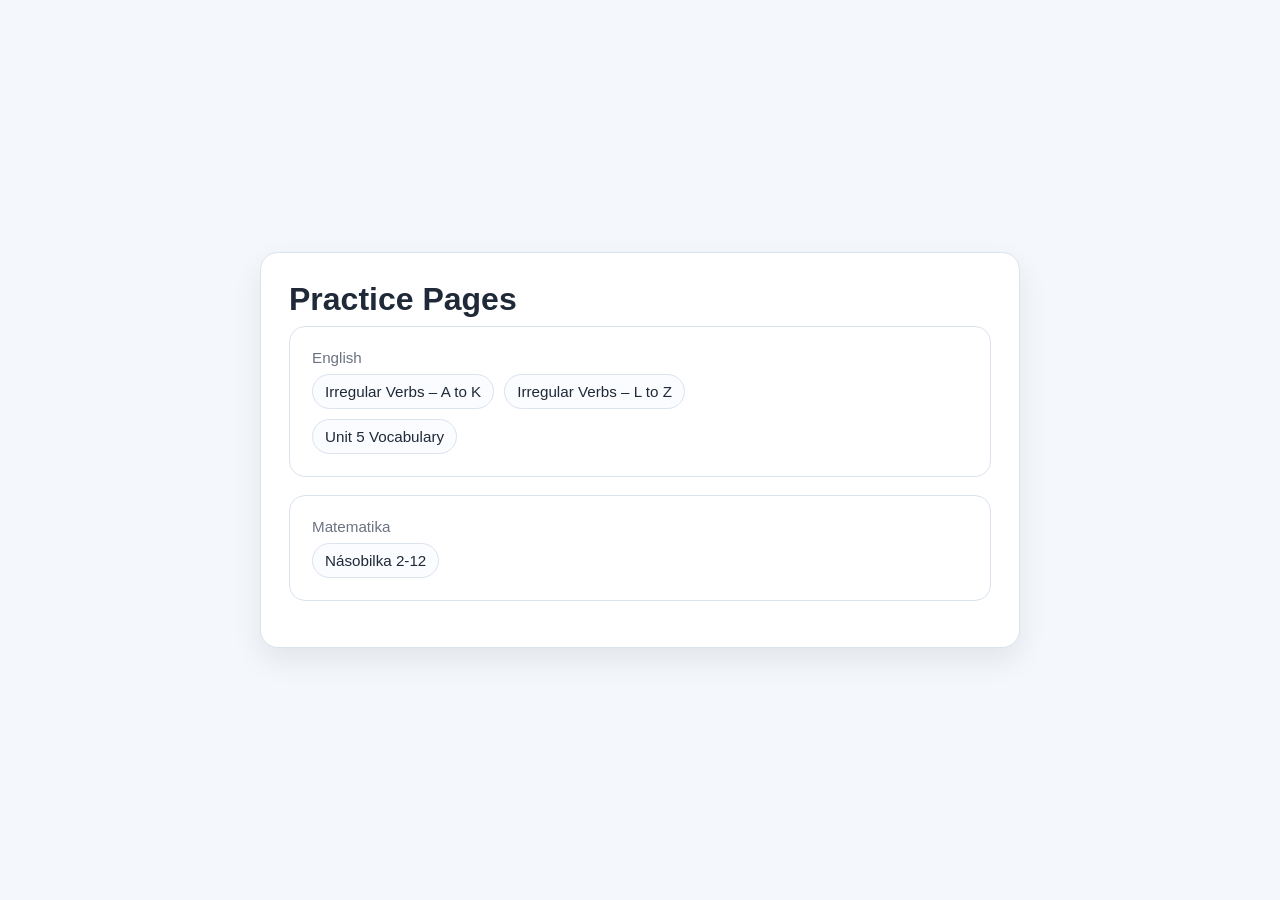
<file: index.html>
<!DOCTYPE html>
<html lang="en">
<head>
  <meta charset="UTF-8" />
  <meta name="viewport" content="width=device-width, initial-scale=1.0" />
  <title>Practice Pages</title>
  <link rel="stylesheet" href="styles.css" />
</head>
<body>
<div class="app">
  <h1>Practice Pages</h1>

  <div class="card">
    <div class="prompt-label">English</div>
    <div class="verbs-list">
      <a class="pill" href="irregular-verbs-1.html">Irregular Verbs – A to K</a>
      <a class="pill" href="irregular-verbs-2.html">Irregular Verbs – L to Z</a>
    </div>
    <div class="verbs-list" style="margin-top: 10px;">
      <a class="pill" href="unit-5-vocabulary.html">Unit 5 Vocabulary</a>
    </div>
  </div>

  <div class="card">
    <div class="prompt-label">Matematika</div>
    <div class="verbs-list">
      <a class="pill" href="times-tables.html">Násobilka 2-12</a>
    </div>
  </div>
</div>
</body>
</html>
</file>
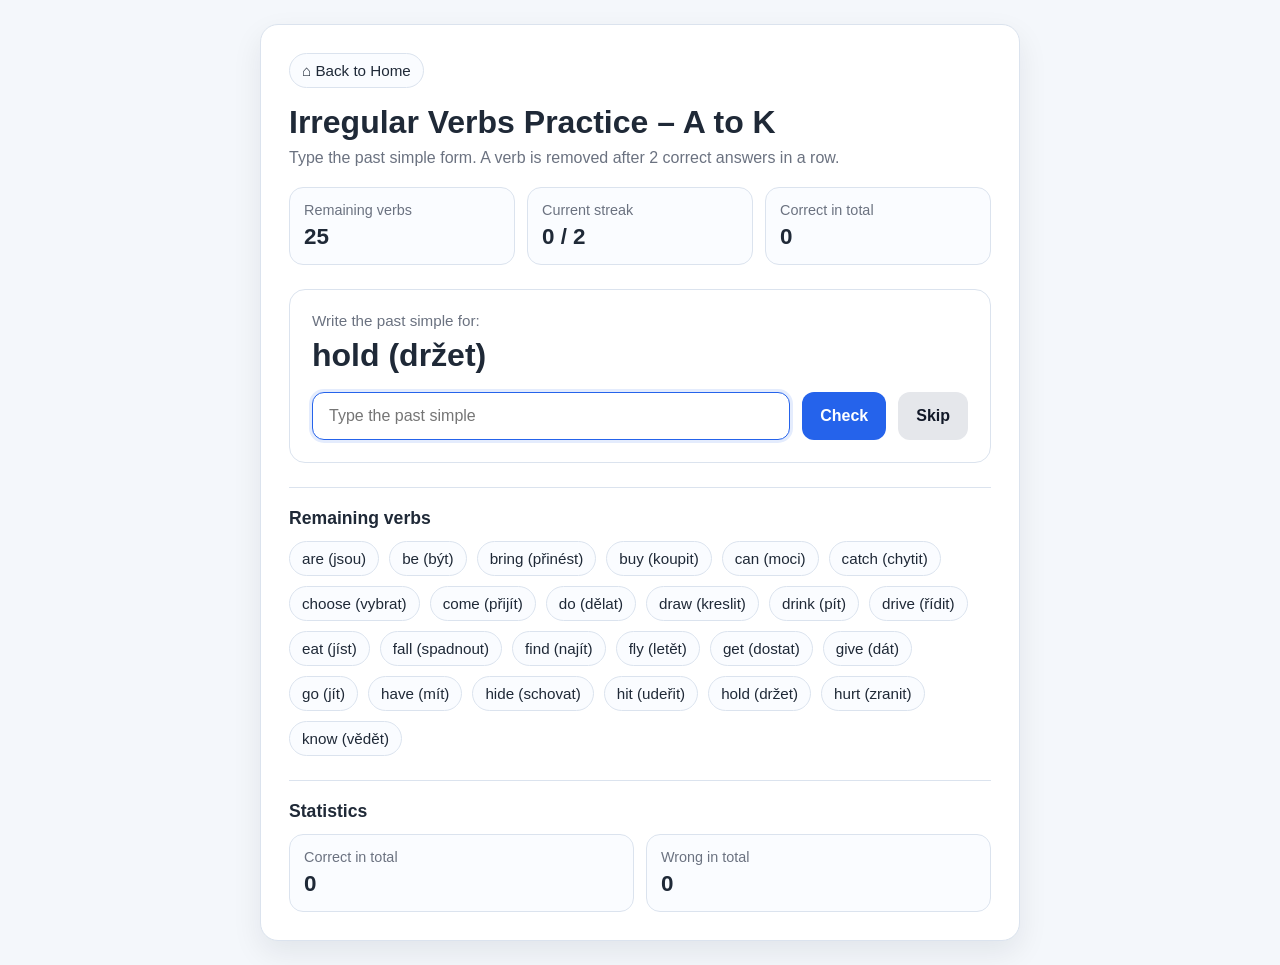
<file: irregular-verbs-1.html>
<!DOCTYPE html>
<html lang="en">
<head>
  <meta charset="UTF-8" />
  <meta name="viewport" content="width=device-width, initial-scale=1.0" />
  <title>Irregular Verbs Practice - 1</title>
  <link rel="stylesheet" href="styles.css" />
</head>
<body>
<div class="app">
  <div class="verbs-list home-nav">
    <a class="pill" href="index.html">&#8962; Back to Home</a>
  </div>
  <h1>Irregular Verbs Practice – A to K</h1>
  <p class="subtitle">Type the past simple form. A verb is removed after 2 correct answers in a row.</p>

  <div class="stats">
    <div class="stat">
      <div class="stat-label">Remaining verbs</div>
      <div class="stat-value" id="remainingCount">0</div>
    </div>
    <div class="stat">
      <div class="stat-label">Current streak</div>
      <div class="stat-value" id="currentStreak">0 / 2</div>
    </div>
    <div class="stat">
      <div class="stat-label">Correct in total</div>
      <div class="stat-value" id="totalCorrect">0</div>
    </div>
  </div>

  <div id="quizArea"></div>

  <div class="verbs-box">
    <h2>Remaining verbs</h2>
    <div class="verbs-list" id="verbsList"></div>
  </div>

  <div class="totals-box">
    <h2>Statistics</h2>
    <div class="stats totals-stats">
      <div class="stat">
        <div class="stat-label">Correct in total</div>
        <div class="stat-value" id="totalCorrectBottom">0</div>
      </div>
      <div class="stat">
        <div class="stat-label">Wrong in total</div>
        <div class="stat-value" id="totalWrong">0</div>
      </div>
    </div>
  </div>
</div>

<script>
  const initialItems = [
    { prompt: "are (jsou)", answer: "were" },
    { prompt: "be (být)", answer: "was" },
    { prompt: "bring (přinést)", answer: "brought" },
    { prompt: "buy (koupit)", answer: "bought" },
    { prompt: "can (moci)", answer: "could" },
    { prompt: "catch (chytit)", answer: "caught" },
    { prompt: "choose (vybrat)", answer: "chose" },
    { prompt: "come (přijít)", answer: "came" },
    { prompt: "do (dělat)", answer: "did" },
    { prompt: "draw (kreslit)", answer: "drew" },
    { prompt: "drink (pít)", answer: "drank" },
    { prompt: "drive (řídit)", answer: "drove" },
    { prompt: "eat (jíst)", answer: "ate" },
    { prompt: "fall (spadnout)", answer: "fell" },
    { prompt: "find (najít)", answer: "found" },
    { prompt: "fly (letět)", answer: "flew" },
    { prompt: "get (dostat)", answer: "got" },
    { prompt: "give (dát)", answer: "gave" },
    { prompt: "go (jít)", answer: "went" },
    { prompt: "have (mít)", answer: "had" },
    { prompt: "hide (schovat)", answer: "hid" },
    { prompt: "hit (udeřit)", answer: "hit" },
    { prompt: "hold (držet)", answer: "held" },
    { prompt: "hurt (zranit)", answer: "hurt" },
    { prompt: "know (vědět)", answer: "knew" },
  ];
</script>
<script src="practice.js"></script>
</body>
</html>
</file>
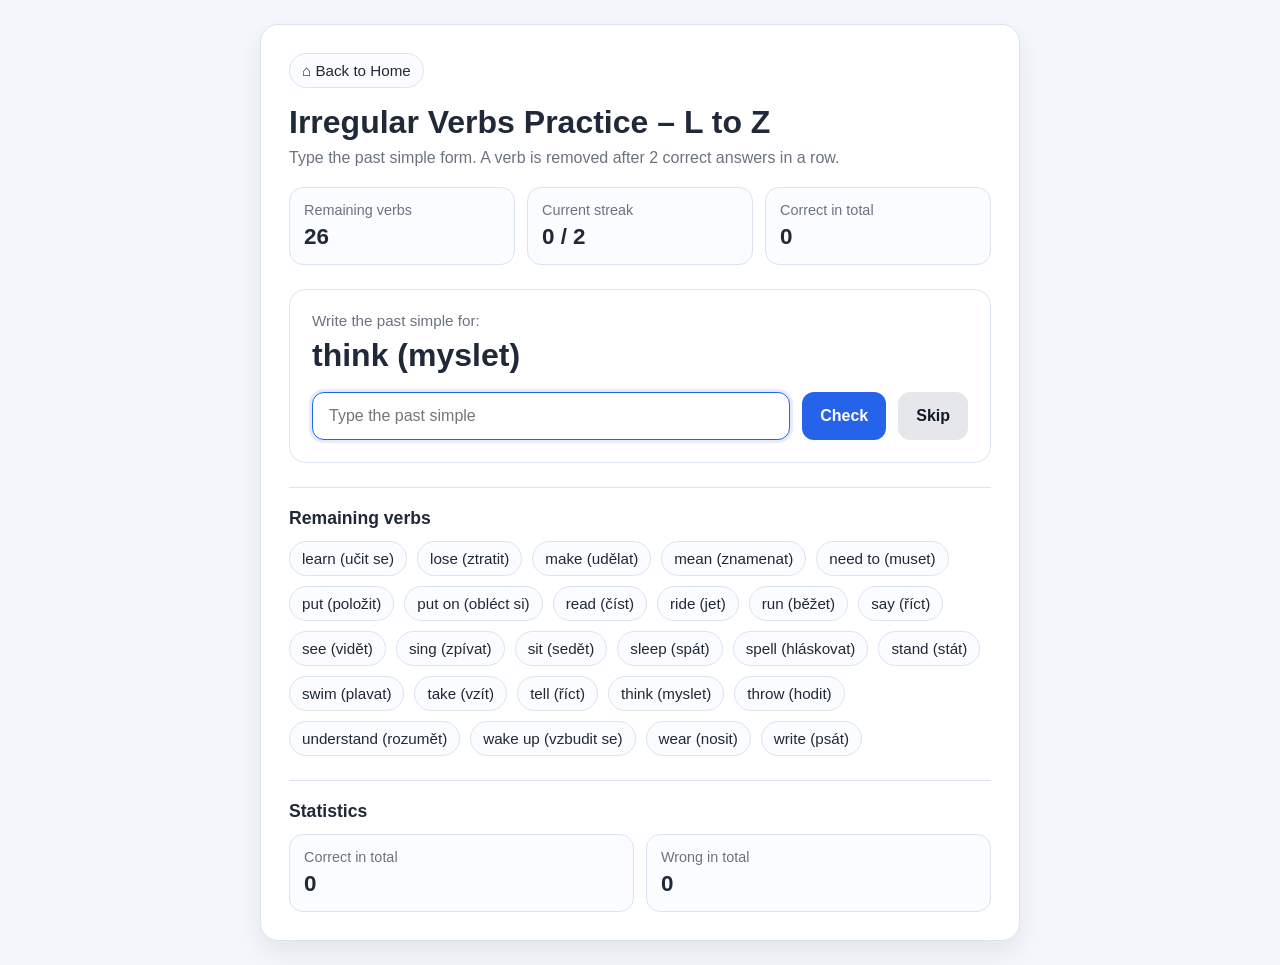
<file: irregular-verbs-2.html>
<!DOCTYPE html>
<html lang="en">
<head>
  <meta charset="UTF-8" />
  <meta name="viewport" content="width=device-width, initial-scale=1.0" />
  <title>Irregular Verbs Practice - 2</title>
  <link rel="stylesheet" href="styles.css" />
</head>
<body>
<div class="app">
  <div class="verbs-list home-nav">
    <a class="pill" href="index.html">&#8962; Back to Home</a>
  </div>
  <h1>Irregular Verbs Practice – L to Z</h1>
  <p class="subtitle">Type the past simple form. A verb is removed after 2 correct answers in a row.</p>

  <div class="stats">
    <div class="stat">
      <div class="stat-label">Remaining verbs</div>
      <div class="stat-value" id="remainingCount">0</div>
    </div>
    <div class="stat">
      <div class="stat-label">Current streak</div>
      <div class="stat-value" id="currentStreak">0 / 2</div>
    </div>
    <div class="stat">
      <div class="stat-label">Correct in total</div>
      <div class="stat-value" id="totalCorrect">0</div>
    </div>
  </div>

  <div id="quizArea"></div>

  <div class="verbs-box">
    <h2>Remaining verbs</h2>
    <div class="verbs-list" id="verbsList"></div>
  </div>

  <div class="totals-box">
    <h2>Statistics</h2>
    <div class="stats totals-stats">
      <div class="stat">
        <div class="stat-label">Correct in total</div>
        <div class="stat-value" id="totalCorrectBottom">0</div>
      </div>
      <div class="stat">
        <div class="stat-label">Wrong in total</div>
        <div class="stat-value" id="totalWrong">0</div>
      </div>
    </div>
  </div>
</div>

<script>
  const initialItems = [
    { prompt: "learn (učit se)", answer: "learnt" },
    { prompt: "lose (ztratit)", answer: "lost" },
    { prompt: "make (udělat)", answer: "made" },
    { prompt: "mean (znamenat)", answer: "meant" },
    { prompt: "need to (muset)", answer: "had to" },
    { prompt: "put (položit)", answer: "put" },
    { prompt: "put on (obléct si)", answer: "put on" },
    { prompt: "read (číst)", answer: "read" },
    { prompt: "ride (jet)", answer: "rode" },
    { prompt: "run (běžet)", answer: "ran" },
    { prompt: "say (říct)", answer: "said" },
    { prompt: "see (vidět)", answer: "saw" },
    { prompt: "sing (zpívat)", answer: "sang" },
    { prompt: "sit (sedět)", answer: "sat" },
    { prompt: "sleep (spát)", answer: "slept" },
    { prompt: "spell (hláskovat)", answer: "spelt" },
    { prompt: "stand (stát)", answer: "stood" },
    { prompt: "swim (plavat)", answer: "swam" },
    { prompt: "take (vzít)", answer: "took" },
    { prompt: "tell (říct)", answer: "told" },
    { prompt: "think (myslet)", answer: "thought" },
    { prompt: "throw (hodit)", answer: "threw" },
    { prompt: "understand (rozumět)", answer: "understood" },
    { prompt: "wake up (vzbudit se)", answer: "woke up" },
    { prompt: "wear (nosit)", answer: "wore" },
    { prompt: "write (psát)", answer: "wrote" },
  ];
</script>
<script src="practice.js"></script>
</body>
</html>
</file>
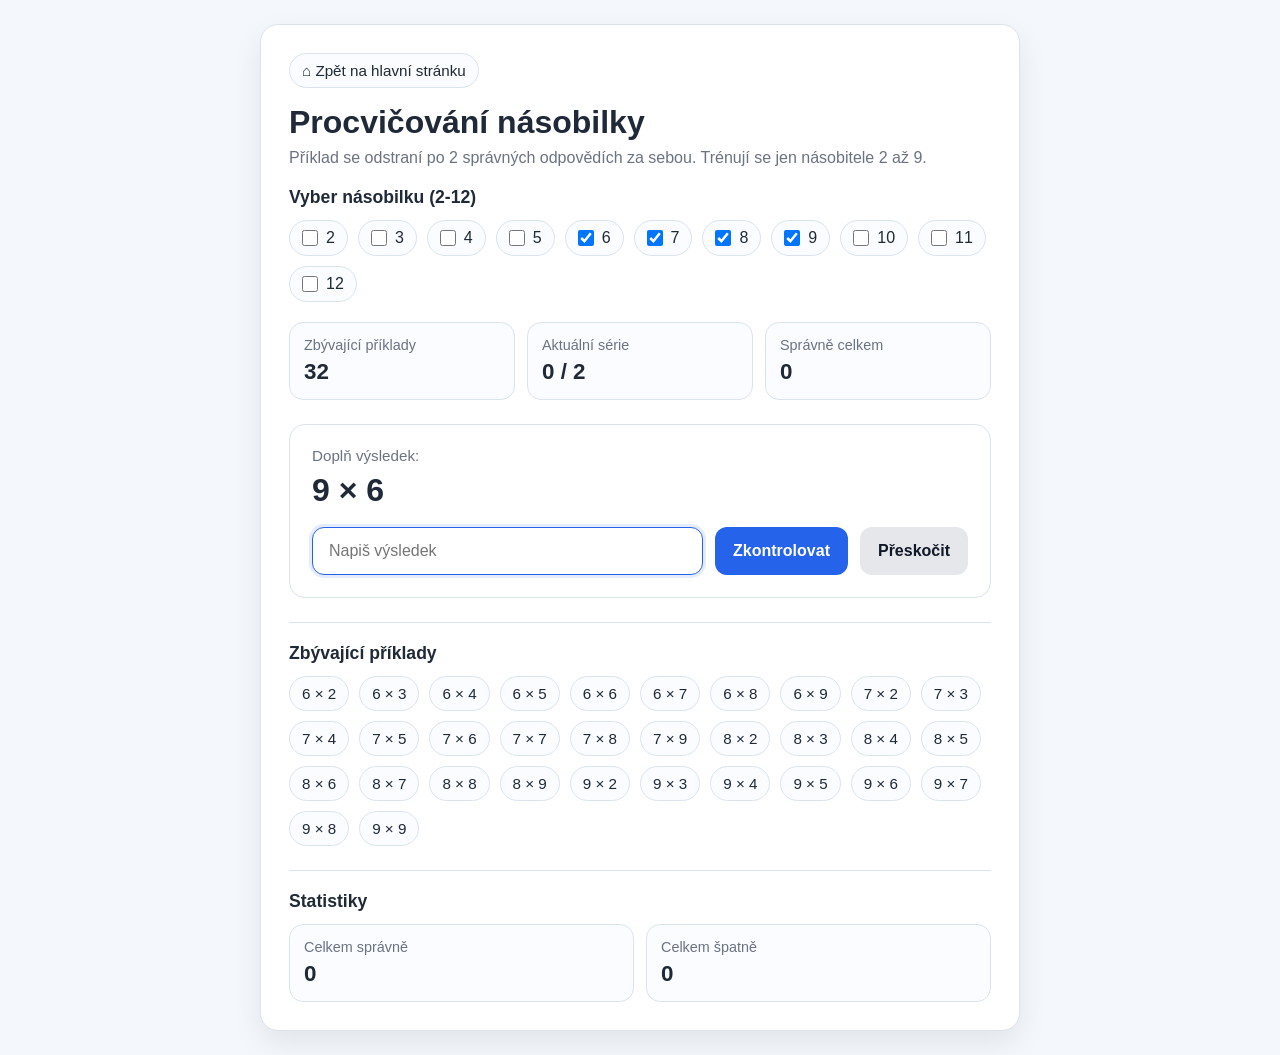
<file: times-tables.html>
<!DOCTYPE html>
<html lang="cs">
<head>
  <meta charset="UTF-8" />
  <meta name="viewport" content="width=device-width, initial-scale=1.0" />
  <title>Procvičování násobilky</title>
  <link rel="stylesheet" href="styles.css" />
</head>
<body>
<div class="app">
  <div class="verbs-list home-nav">
    <a class="pill" href="index.html">&#8962; Zpět na hlavní stránku</a>
  </div>
  <h1>Procvičování násobilky</h1>
  <p class="subtitle">Příklad se odstraní po 2 správných odpovědích za sebou. Trénují se jen násobitele 2 až 9.</p>

  <div class="selector-box">
    <h2>Vyber násobilku (2-12)</h2>
    <div class="table-selector" id="tableSelector"></div>
  </div>

  <div class="stats">
    <div class="stat">
      <div class="stat-label">Zbývající příklady</div>
      <div class="stat-value" id="remainingCount">0</div>
    </div>
    <div class="stat">
      <div class="stat-label">Aktuální série</div>
      <div class="stat-value" id="currentStreak">0 / 2</div>
    </div>
    <div class="stat">
      <div class="stat-label">Správně celkem</div>
      <div class="stat-value" id="totalCorrect">0</div>
    </div>
  </div>

  <div id="quizArea"></div>

  <div class="verbs-box">
    <h2>Zbývající příklady</h2>
    <div class="verbs-list" id="verbsList"></div>
  </div>

  <div class="totals-box">
    <h2>Statistiky</h2>
    <div class="stats totals-stats">
      <div class="stat">
        <div class="stat-label">Celkem správně</div>
        <div class="stat-value" id="totalCorrectBottom">0</div>
      </div>
      <div class="stat">
        <div class="stat-label">Celkem špatně</div>
        <div class="stat-value" id="totalWrong">0</div>
      </div>
    </div>
  </div>
</div>

<script>
  let initialItems = [];

  window.practiceConfig = {
    promptLabel: 'Doplň výsledek:',
    inputPlaceholder: 'Napiš výsledek',
    checkButtonLabel: 'Zkontrolovat',
    skipButtonLabel: 'Přeskočit',
    completedMessage: 'Všechny vybrané příklady jsou naučené.',
    restartButtonLabel: 'Začít znovu',
    emptyAnswerMessage: 'Nejprve napiš výsledek.',
    correctAndRemovedMessage: 'Správně. Příklad "{item}" je naučený a byl odebrán ze seznamu.',
    correctKeepMessage: 'Správně. Ještě jedna správná odpověď v řadě a příklad se odebere.',
    wrongAnswerMessage: 'Špatně. Správná odpověď je: {answer}',
    streakFormat: '{streak} / 2'
  };

  const minTable = 2;
  const maxTable = 12;
  const minMultiplier = 2;
  const maxMultiplier = 9;
  const excludedOperands = new Set([1, 10]);
  const defaultTables = new Set([6, 7, 8, 9]);

  function getSelectedTables() {
    const selected = [];
    const checkboxes = document.querySelectorAll('.times-checkbox');
    checkboxes.forEach((checkbox) => {
      if (checkbox.checked) {
        selected.push(Number(checkbox.value));
      }
    });
    return selected;
  }

  function buildInitialItems(selectedTables) {
    const generatedItems = [];
    for (const table of selectedTables) {
      if (excludedOperands.has(table)) {
        continue;
      }
      for (let multiplier = minMultiplier; multiplier <= maxMultiplier; multiplier += 1) {
        if (excludedOperands.has(multiplier)) {
          continue;
        }
        generatedItems.push({
          prompt: table + ' × ' + multiplier,
          answer: String(table * multiplier)
        });
      }
    }
    return generatedItems;
  }

  function regenerateItemsAndRestart() {
    initialItems = buildInitialItems(getSelectedTables());
    if (typeof window.resetApp === 'function') {
      window.resetApp();
    }
  }

  function renderTableSelector() {
    const container = document.getElementById('tableSelector');
    container.innerHTML = '';

    for (let table = minTable; table <= maxTable; table += 1) {
      const label = document.createElement('label');
      label.className = 'table-option';

      const checkbox = document.createElement('input');
      checkbox.type = 'checkbox';
      checkbox.className = 'times-checkbox';
      checkbox.value = String(table);
      checkbox.checked = defaultTables.has(table);
      checkbox.addEventListener('change', regenerateItemsAndRestart);

      const text = document.createElement('span');
      text.textContent = String(table);

      label.appendChild(checkbox);
      label.appendChild(text);
      container.appendChild(label);
    }
  }

  renderTableSelector();
  initialItems = buildInitialItems(getSelectedTables());
</script>
<script src="practice.js"></script>
</body>
</html>
</file>
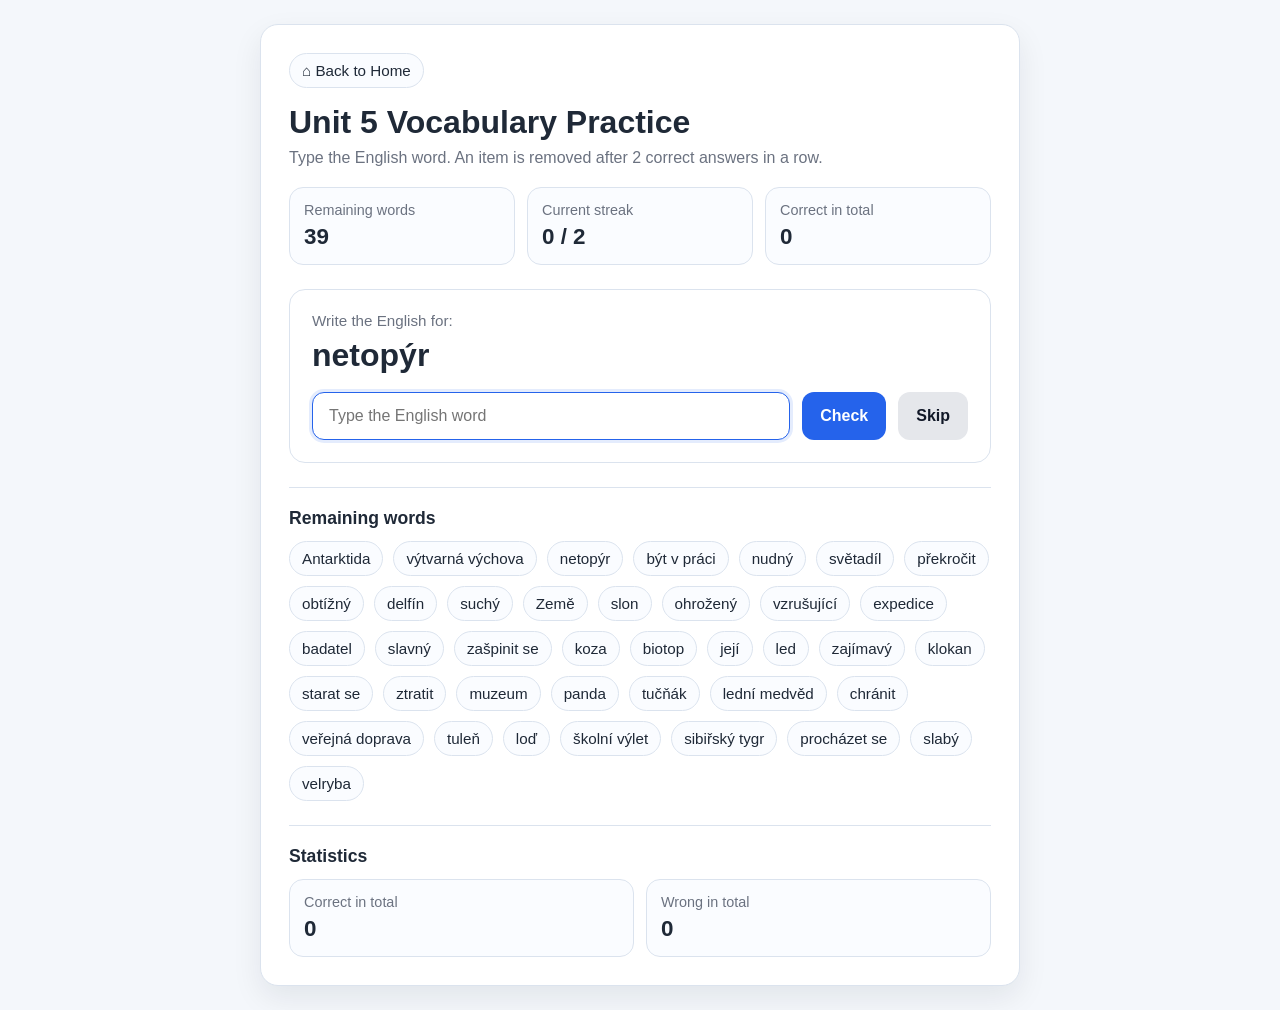
<file: unit-5-vocabulary.html>
<!DOCTYPE html>
<html lang="en">
<head>
  <meta charset="UTF-8" />
  <meta name="viewport" content="width=device-width, initial-scale=1.0" />
  <title>Unit 5 Vocabulary Practice</title>
  <link rel="stylesheet" href="styles.css" />
</head>
<body>
<div class="app">
  <div class="verbs-list home-nav">
    <a class="pill" href="index.html">&#8962; Back to Home</a>
  </div>
  <h1>Unit 5 Vocabulary Practice</h1>
  <p class="subtitle">Type the English word. An item is removed after 2 correct answers in a row.</p>

  <div class="stats">
    <div class="stat">
      <div class="stat-label">Remaining words</div>
      <div class="stat-value" id="remainingCount">0</div>
    </div>
    <div class="stat">
      <div class="stat-label">Current streak</div>
      <div class="stat-value" id="currentStreak">0 / 2</div>
    </div>
    <div class="stat">
      <div class="stat-label">Correct in total</div>
      <div class="stat-value" id="totalCorrect">0</div>
    </div>
  </div>

  <div id="quizArea"></div>

  <div class="verbs-box">
    <h2>Remaining words</h2>
    <div class="verbs-list" id="verbsList"></div>
  </div>

  <div class="totals-box">
    <h2>Statistics</h2>
    <div class="stats totals-stats">
      <div class="stat">
        <div class="stat-label">Correct in total</div>
        <div class="stat-value" id="totalCorrectBottom">0</div>
      </div>
      <div class="stat">
        <div class="stat-label">Wrong in total</div>
        <div class="stat-value" id="totalWrong">0</div>
      </div>
    </div>
  </div>
</div>

<script>
  const practiceConfig = {
    promptLabel: "Write the English for:",
    inputPlaceholder: "Type the English word",
    completedMessage: "All selected words are learned."
  };

  const initialItems = [
    { prompt: "Antarktida", answer: "Antarctica" },
    { prompt: "výtvarná výchova", answer: "art" },
    { prompt: "netopýr", answer: "bat" },
    { prompt: "být v práci", answer: "be at work" },
    { prompt: "nudný", answer: "boring" },
    { prompt: "světadíl", answer: "continent" },
    { prompt: "překročit", answer: "cross" },
    { prompt: "obtížný", answer: "difficult" },
    { prompt: "delfín", answer: "dolphin" },
    { prompt: "suchý", answer: "dry" },
    { prompt: "Země", answer: "Earth" },
    { prompt: "slon", answer: "elephant" },
    { prompt: "ohrožený", answer: "endangered" },
    { prompt: "vzrušující", answer: "exciting" },
    { prompt: "expedice", answer: "expedition" },
    { prompt: "badatel", answer: "explorer" },
    { prompt: "slavný", answer: "famous" },
    { prompt: "zašpinit se", answer: "get dirty" },
    { prompt: "koza", answer: "goat" },
    { prompt: "biotop", answer: "habitat" },
    { prompt: "její", answer: "hers" },
    { prompt: "led", answer: "ice" },
    { prompt: "zajímavý", answer: "interesting" },
    { prompt: "klokan", answer: "kangaroo" },
    { prompt: "starat se", answer: "look after" },
    { prompt: "ztratit", answer: "loose" },
    { prompt: "muzeum", answer: "museum" },
    { prompt: "panda", answer: "panda" },
    { prompt: "tučňák", answer: "penguin" },
    { prompt: "lední medvěd", answer: "polar bear" },
    { prompt: "chránit", answer: "protect" },
    { prompt: "veřejná doprava", answer: "public transport" },
    { prompt: "tuleň", answer: "seal" },
    { prompt: "loď", answer: "ship" },
    { prompt: "školní výlet", answer: "school trip" },
    { prompt: "sibiřský tygr", answer: "siberian tiger" },
    { prompt: "procházet se", answer: "walk round" },
    { prompt: "slabý", answer: "weak" },
    { prompt: "velryba", answer: "whale" },
  ];
</script>
<script src="practice.js"></script>
</body>
</html>
</file>
<file: styles.css>
:root {
  --bg: #f4f7fb;
  --card: #ffffff;
  --text: #1f2937;
  --muted: #6b7280;
  --border: #dbe3ee;
  --ok-bg: #ecfdf3;
  --ok-text: #166534;
  --bad-bg: #fef2f2;
  --bad-text: #991b1b;
  --primary: #2563eb;
  --primary-hover: #1d4ed8;
}

* { box-sizing: border-box; }

body {
  margin: 0;
  font-family: Arial, Helvetica, sans-serif;
  background: var(--bg);
  color: var(--text);
  min-height: 100vh;
  display: flex;
  align-items: center;
  justify-content: center;
  padding: 24px;
}

.app {
  width: 100%;
  max-width: 760px;
  background: var(--card);
  border: 1px solid var(--border);
  border-radius: 18px;
  padding: 28px;
  box-shadow: 0 12px 30px rgba(15, 23, 42, 0.08);
}

h1 {
  margin: 0 0 8px;
  font-size: 2rem;
}

.subtitle {
  margin: 0 0 20px;
  color: var(--muted);
}

.stats {
  display: grid;
  grid-template-columns: repeat(3, 1fr);
  gap: 12px;
  margin-bottom: 24px;
}

.stat {
  border: 1px solid var(--border);
  border-radius: 14px;
  padding: 14px;
  background: #fafcff;
}

.stat-label {
  font-size: 0.9rem;
  color: var(--muted);
  margin-bottom: 6px;
}

.stat-value {
  font-size: 1.4rem;
  font-weight: bold;
}

.card {
  border: 1px solid var(--border);
  border-radius: 16px;
  padding: 22px;
  margin-bottom: 18px;
}

.prompt-label {
  color: var(--muted);
  margin-bottom: 8px;
  font-size: 0.95rem;
}

.verb {
  font-size: 2rem;
  font-weight: bold;
  margin-bottom: 18px;
}

.answer-row {
  display: flex;
  gap: 12px;
  flex-wrap: wrap;
}

input[type="text"] {
  flex: 1;
  min-width: 240px;
  padding: 14px 16px;
  font-size: 1rem;
  border: 1px solid var(--border);
  border-radius: 12px;
  outline: none;
}

input[type="text"]:focus {
  border-color: var(--primary);
  box-shadow: 0 0 0 3px rgba(37, 99, 235, 0.12);
}

button {
  border: none;
  border-radius: 12px;
  padding: 14px 18px;
  font-size: 1rem;
  cursor: pointer;
  background: var(--primary);
  color: white;
  font-weight: bold;
}

button:hover {
  background: var(--primary-hover);
}

.secondary {
  background: #e5e7eb;
  color: #111827;
}

.secondary:hover {
  background: #d1d5db;
}

.message {
  margin-top: 16px;
  padding: 14px 16px;
  border-radius: 12px;
  font-weight: 600;
  display: none;
  white-space: pre-line;
}

.message.show { display: block; }
.message.success { background: var(--ok-bg); color: var(--ok-text); }
.message.error { background: var(--bad-bg); color: var(--bad-text); }

.verbs-box {
  margin-top: 24px;
  border-top: 1px solid var(--border);
  padding-top: 20px;
}

.totals-box {
  margin-top: 24px;
  border-top: 1px solid var(--border);
  padding-top: 20px;
}

.totals-box h2 {
  margin: 0 0 12px;
  font-size: 1.1rem;
}

.totals-stats {
  grid-template-columns: repeat(2, 1fr);
  margin-bottom: 0;
}

.selector-box {
  margin-bottom: 20px;
}

.selector-box h2 {
  margin: 0 0 12px;
  font-size: 1.1rem;
}

.table-selector {
  display: flex;
  flex-wrap: wrap;
  gap: 10px;
}

.table-option {
  display: inline-flex;
  align-items: center;
  gap: 8px;
  border: 1px solid var(--border);
  border-radius: 999px;
  padding: 8px 12px;
  background: #fafcff;
  cursor: pointer;
  user-select: none;
}

.table-option input[type="checkbox"] {
  margin: 0;
  width: 16px;
  height: 16px;
}

.verbs-box h2 {
  margin: 0 0 12px;
  font-size: 1.1rem;
}

.verbs-list {
  display: flex;
  flex-wrap: wrap;
  gap: 10px;
}

.home-nav {
  margin-bottom: 16px;
}

.pill {
  border: 1px solid var(--border);
  border-radius: 999px;
  padding: 8px 12px;
  background: #fafcff;
  font-size: 0.95rem;
  color: inherit;
  text-decoration: none;
  display: inline-block;
}

.completed {
  text-align: center;
  padding: 18px;
  border-radius: 14px;
  background: var(--ok-bg);
  color: var(--ok-text);
  font-weight: bold;
  font-size: 1.1rem;
}

@media (max-width: 640px) {
  .stats {
    grid-template-columns: 1fr;
  }

  .totals-stats {
    grid-template-columns: 1fr;
  }

  .app {
    padding: 18px;
  }

  .verb {
    font-size: 1.7rem;
  }
}
</file>
